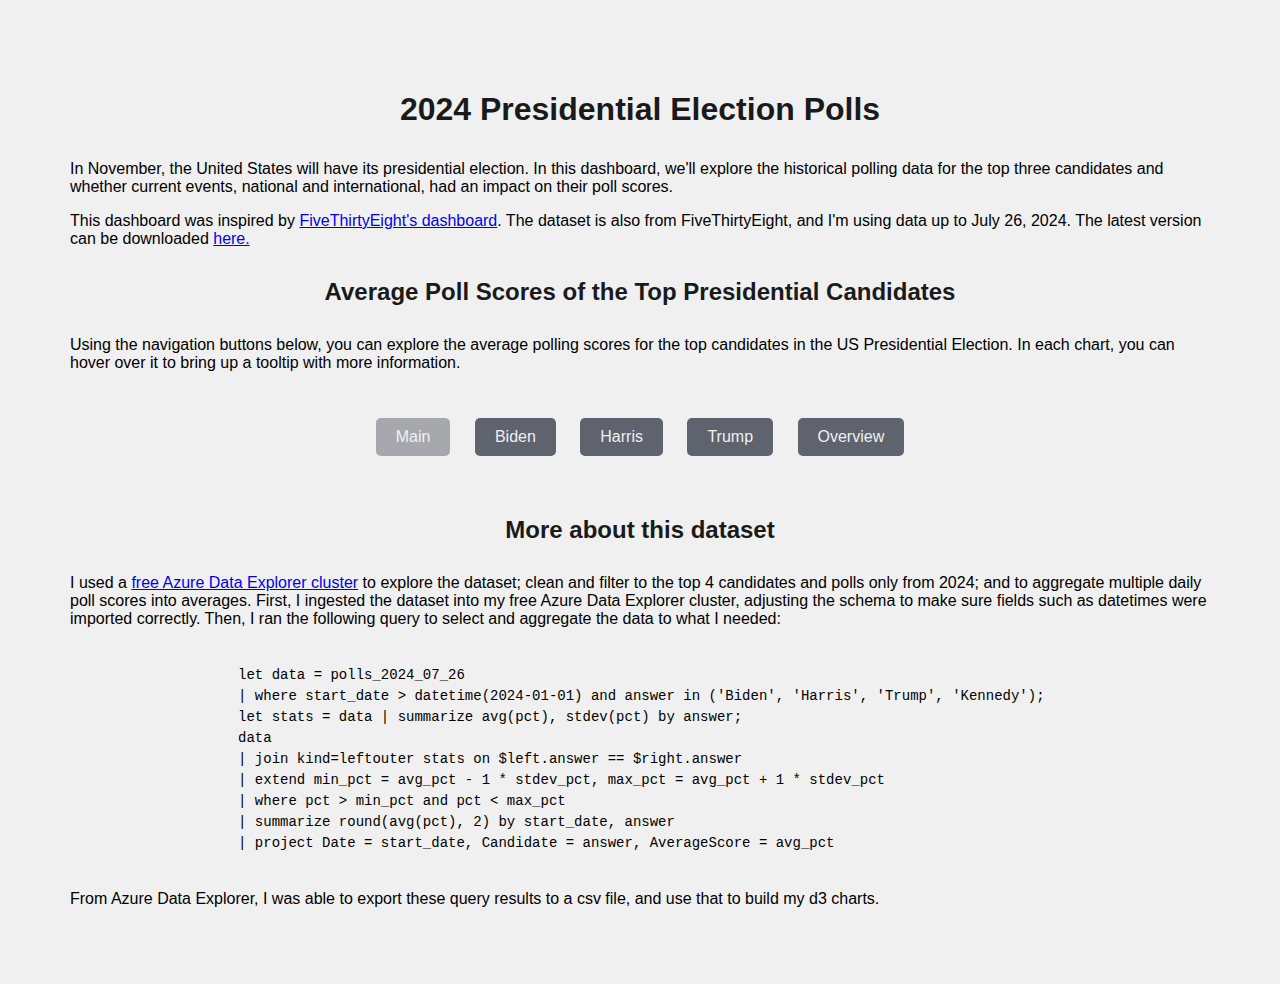
<file: index.html>
<!DOCTYPE html>
<html>

<script src="js/d3.v7.min.js"></script>

<head>
    <meta charset="UTF-8">
    <meta name="viewport" content="width=device-width, initial-scale=1.0">
    <title>CS 416 Narrative Visualization Project</title>
    <link rel="stylesheet" href="styles.css">
</head>

<body>
    <div class="content">
        <h1>2024 Presidential Election Polls</h1>
        <p>
            In November, the United States will have its presidential election.
            In this dashboard, we'll explore the historical polling data for the top three candidates
            and whether current events, national and international, had an impact on their poll scores.
        </p>
        <p>
            This dashboard was inspired by <a
                href="https://projects.fivethirtyeight.com/polls/president-general/2024/national/">FiveThirtyEight's
                dashboard</a>.
            The dataset is also from FiveThirtyEight, and I'm using data up to July 26, 2024. The latest version can
            be downloaded <a href="https://projects.fivethirtyeight.com/polls/data/president_polls.csv">here.</a>
        </p>
        <h2>Average Poll Scores of the Top Presidential Candidates</h2>
        <p>
            Using the navigation buttons below, you can explore the average polling scores for the top candidates in the US Presidential Election. 
            In each chart, you can hover over it to bring up a tooltip with more information.
        </p>
    </div>

    <div class="navigation">
        <input type="button" onclick="location.href='index.html';" value="Main" disabled />
        <input type="button" onclick="location.href='biden.html';" value="Biden" />
        <input type="button" onclick="location.href='harris.html';" value="Harris" />
        <input type="button" onclick="location.href='trump.html';" value="Trump" />
        <input type="button" onclick="location.href='overview.html';" value="Overview" />
    </div>

    <div class="content">
        <h2>More about this dataset</h2>
        <p>
            I used a <a href="https://learn.microsoft.com/en-us/azure/data-explorer/start-for-free-web-ui">free Azure Data Explorer cluster</a> 
            to explore the dataset; clean and filter to the top 4 candidates and polls only from 2024; and to aggregate multiple daily poll scores into averages.
            First, I ingested the dataset into my free Azure Data Explorer cluster, adjusting the schema to make sure fields such as datetimes were imported correctly.
            Then, I ran the following query to select and aggregate the data to what I needed:
            <pre>
                <code>
                    let data = polls_2024_07_26
                    | where start_date > datetime(2024-01-01) and answer in ('Biden', 'Harris', 'Trump', 'Kennedy');
                    let stats = data | summarize avg(pct), stdev(pct) by answer;
                    data
                    | join kind=leftouter stats on $left.answer == $right.answer
                    | extend min_pct = avg_pct - 1 * stdev_pct, max_pct = avg_pct + 1 * stdev_pct
                    | where pct > min_pct and pct < max_pct
                    | summarize round(avg(pct), 2) by start_date, answer
                    | project Date = start_date, Candidate = answer, AverageScore = avg_pct
                </code>
            </pre>
            From Azure Data Explorer, I was able to export these query results to a csv file, and use that to build my d3 charts.
        </p>
    </div>
</body>

</html>
</file>
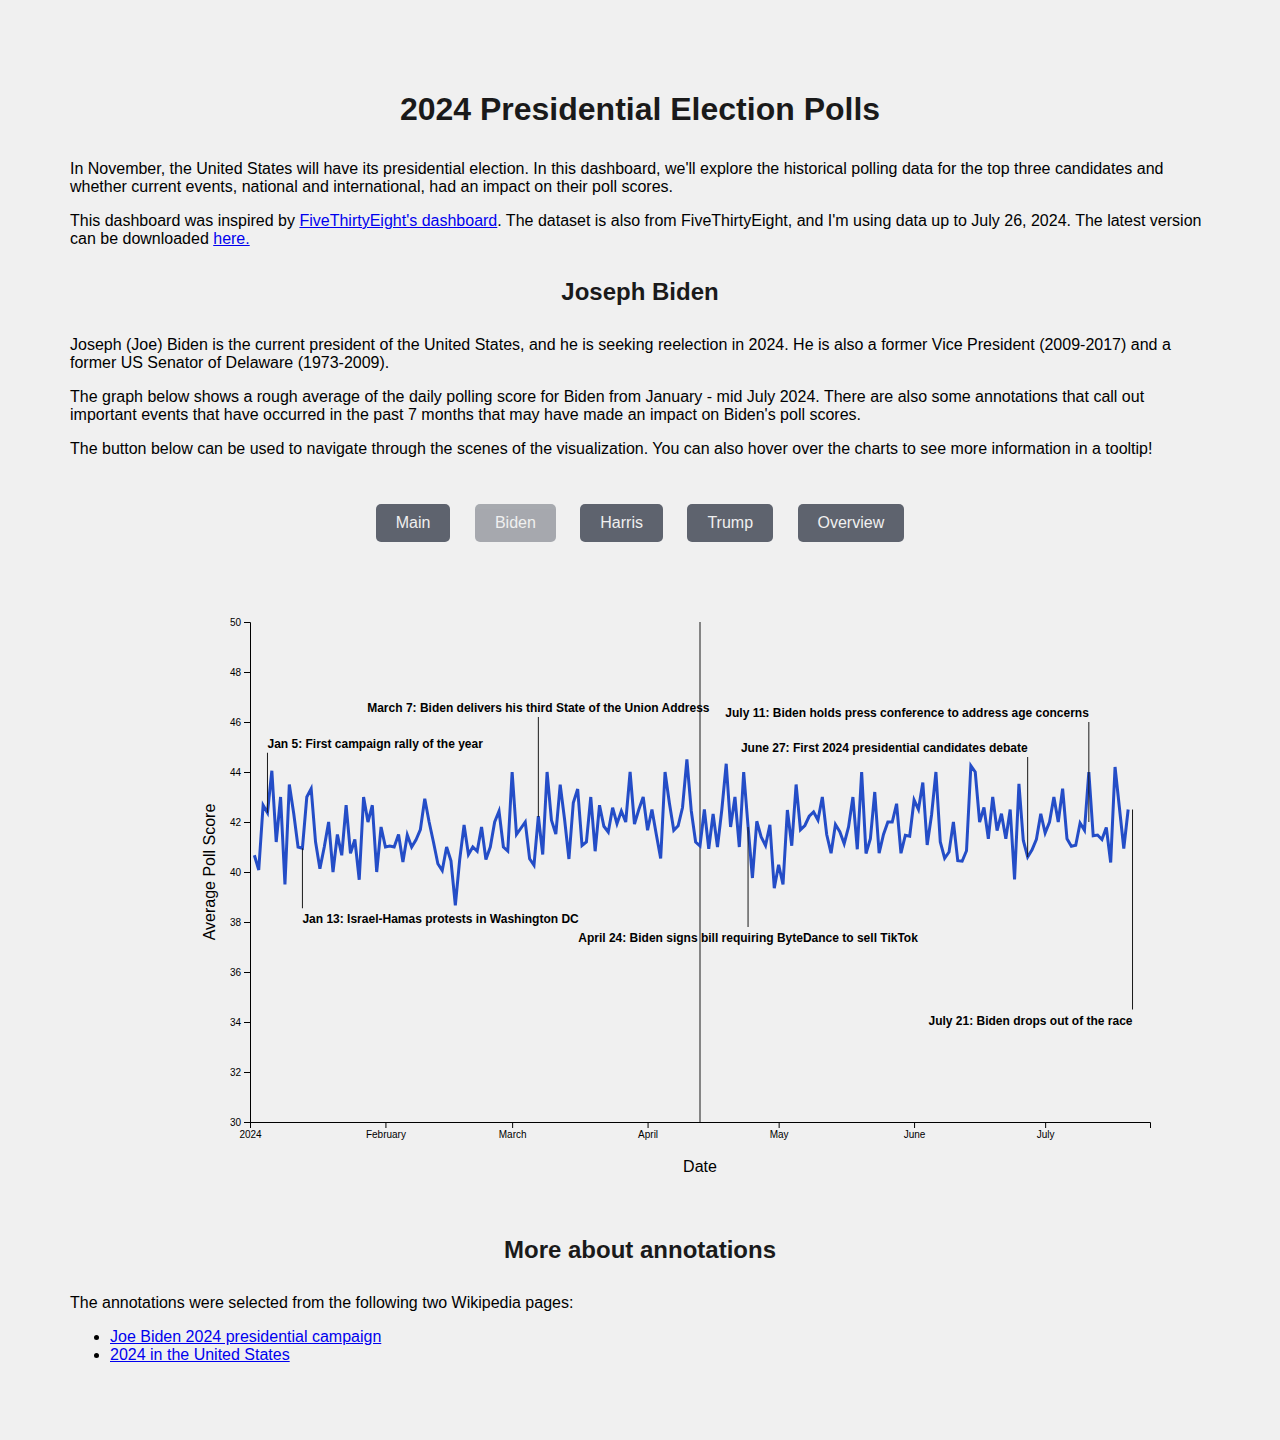
<file: biden.html>
<!DOCTYPE html>
<html>

<script src="js/d3.v7.min.js"></script>

<head>
    <meta charset="UTF-8">
    <meta name="viewport" content="width=device-width, initial-scale=1.0">
    <title>CS 416 Narrative Visualization Project</title>
    <link rel="stylesheet" href="styles.css">
</head>

<body>
    <div class="content">
        <h1>2024 Presidential Election Polls</h1>
        <p>
            In November, the United States will have its presidential election.
            In this dashboard, we'll explore the historical polling data for the top three candidates
            and whether current events, national and international, had an impact on their poll scores.
        </p>
        <p>
            This dashboard was inspired by <a
                href="https://projects.fivethirtyeight.com/polls/president-general/2024/national/">FiveThirtyEight's
                dashboard</a>.
            The dataset is also from FiveThirtyEight, and I'm using data up to July 26, 2024. The latest version can
            be downloaded <a href="https://projects.fivethirtyeight.com/polls/data/president_polls.csv">here.</a>
        </p>
        <h2>Joseph Biden</h2>
        <p>
            Joseph (Joe) Biden is the current president of the United States, and he is seeking reelection in 2024.
            He is also a former Vice President (2009-2017) and a former US Senator of Delaware (1973-2009).
        </p>
        <p>
            The graph below shows a rough average of the daily polling score for Biden from January - mid July 2024.
            There are also some annotations that call out important events that have occurred in the past 7 months
            that may have made an impact on Biden's poll scores.
        </p>
        <p>
            The button below can be used to navigate through the scenes of the visualization.
            You can also hover over the charts to see more information in a tooltip!
        </p>
    </div>

    <div class="navigation">
        <input type="button" onclick="location.href='index.html';" value="Main" />
        <input type="button" onclick="location.href='biden.html';" value="Biden" disabled />
        <input type="button" onclick="location.href='harris.html';" value="Harris" />
        <input type="button" onclick="location.href='trump.html';" value="Trump" />
        <input type="button" onclick="location.href='overview.html';" value="Overview" />
    </div>

    <div class="container">
        <script type="module" src="js/bidenChart.js"></script>
        <div id="bidenChart"></div>
    </div>

    <div class="content">
        <h2>More about annotations</h2>
        <p>
            The annotations were selected from the following two Wikipedia pages:
            <ul>
                <li><a href="https://en.wikipedia.org/wiki/Joe_Biden_2024_presidential_campaign"> Joe Biden 2024 presidential campaign</a></li>
                <li><a href="https://en.wikipedia.org/wiki/2024_in_the_United_States">2024 in the United States</a></li>
            </ul>
        </p>
    </div>
</body>
</html>
</file>
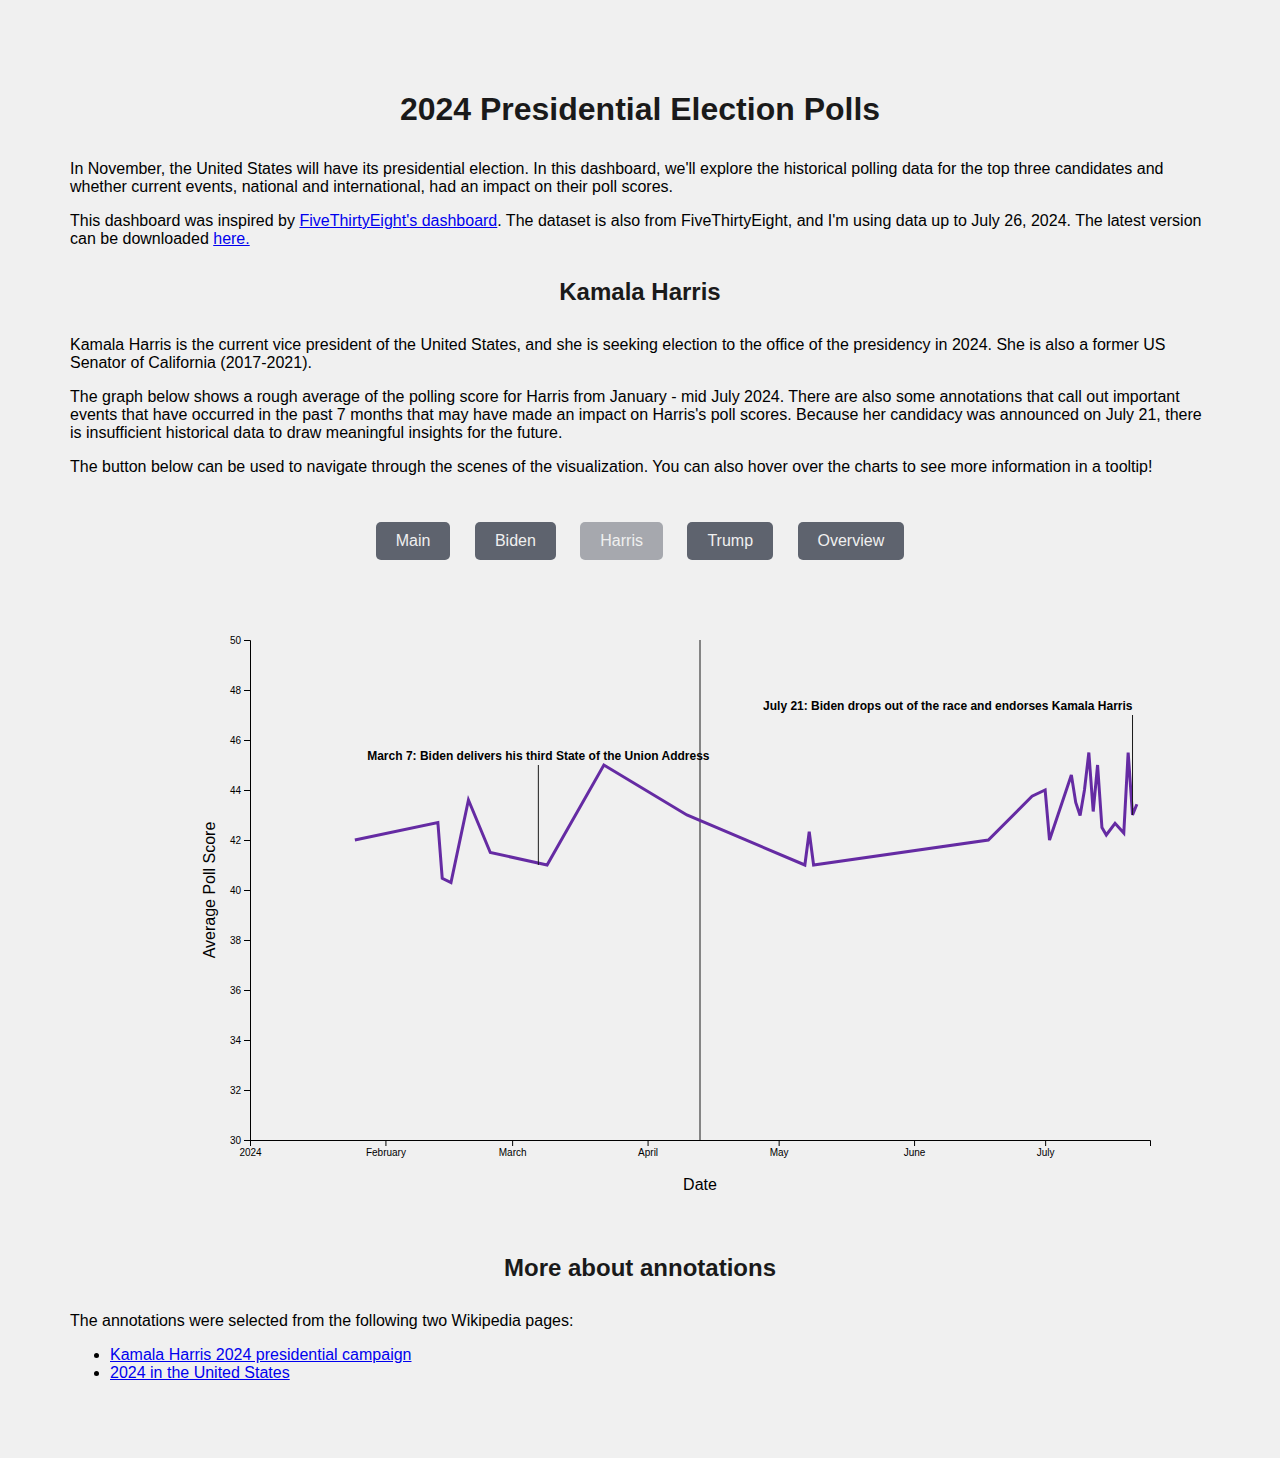
<file: harris.html>
<!DOCTYPE html>
<html>

<script src="js/d3.v7.min.js"></script>

<head>
    <meta charset="UTF-8">
    <meta name="viewport" content="width=device-width, initial-scale=1.0">
    <title>CS 416 Narrative Visualization Project</title>
    <link rel="stylesheet" href="styles.css">
</head>

<body>
    <div class="content">
        <h1>2024 Presidential Election Polls</h1>
        <p>
            In November, the United States will have its presidential election.
            In this dashboard, we'll explore the historical polling data for the top three candidates
            and whether current events, national and international, had an impact on their poll scores.
        </p>
        <p>
            This dashboard was inspired by <a
                href="https://projects.fivethirtyeight.com/polls/president-general/2024/national/">FiveThirtyEight's
                dashboard</a>.
            The dataset is also from FiveThirtyEight, and I'm using data up to July 26, 2024. The latest version can
            be downloaded <a href="https://projects.fivethirtyeight.com/polls/data/president_polls.csv">here.</a>
        </p>
        <h2>Kamala Harris</h2>
        <p>
            Kamala Harris is the current vice president of the United States, and she is seeking election to the office of the presidency in 2024.
            She is also a former US Senator of California (2017-2021).
        </p>
        <p>
            The graph below shows a rough average of the polling score for Harris from January - mid July 2024.
            There are also some annotations that call out important events that have occurred in the past 7 months
            that may have made an impact on Harris's poll scores. Because her candidacy was announced on July 21,
            there is insufficient historical data to draw meaningful insights for the future.
        </p>
        <p>
            The button below can be used to navigate through the scenes of the visualization.
            You can also hover over the charts to see more information in a tooltip!
        </p>
    </div>

    <div class="navigation">
        <input type="button" onclick="location.href='index.html';" value="Main" />
        <input type="button" onclick="location.href='biden.html';" value="Biden" />
        <input type="button" onclick="location.href='harris.html';" value="Harris" disabled />
        <input type="button" onclick="location.href='trump.html';" value="Trump" />
        <input type="button" onclick="location.href='overview.html';" value="Overview" />
    </div>

    <div class="container">
        <script type="module" src="js/harrisChart.js"></script>
        <div id="harrisChart"></div>
    </div>

    <div class="content">
        <h2>More about annotations</h2>
        <p>
            The annotations were selected from the following two Wikipedia pages:
            <ul>
                <li><a href="https://en.wikipedia.org/wiki/Kamala_Harris_2024_presidential_campaign"> Kamala Harris 2024 presidential campaign</a></li>
                <li><a href="https://en.wikipedia.org/wiki/2024_in_the_United_States">2024 in the United States</a></li>
            </ul>
        </p>
    </div>
</body>
</html>
</file>
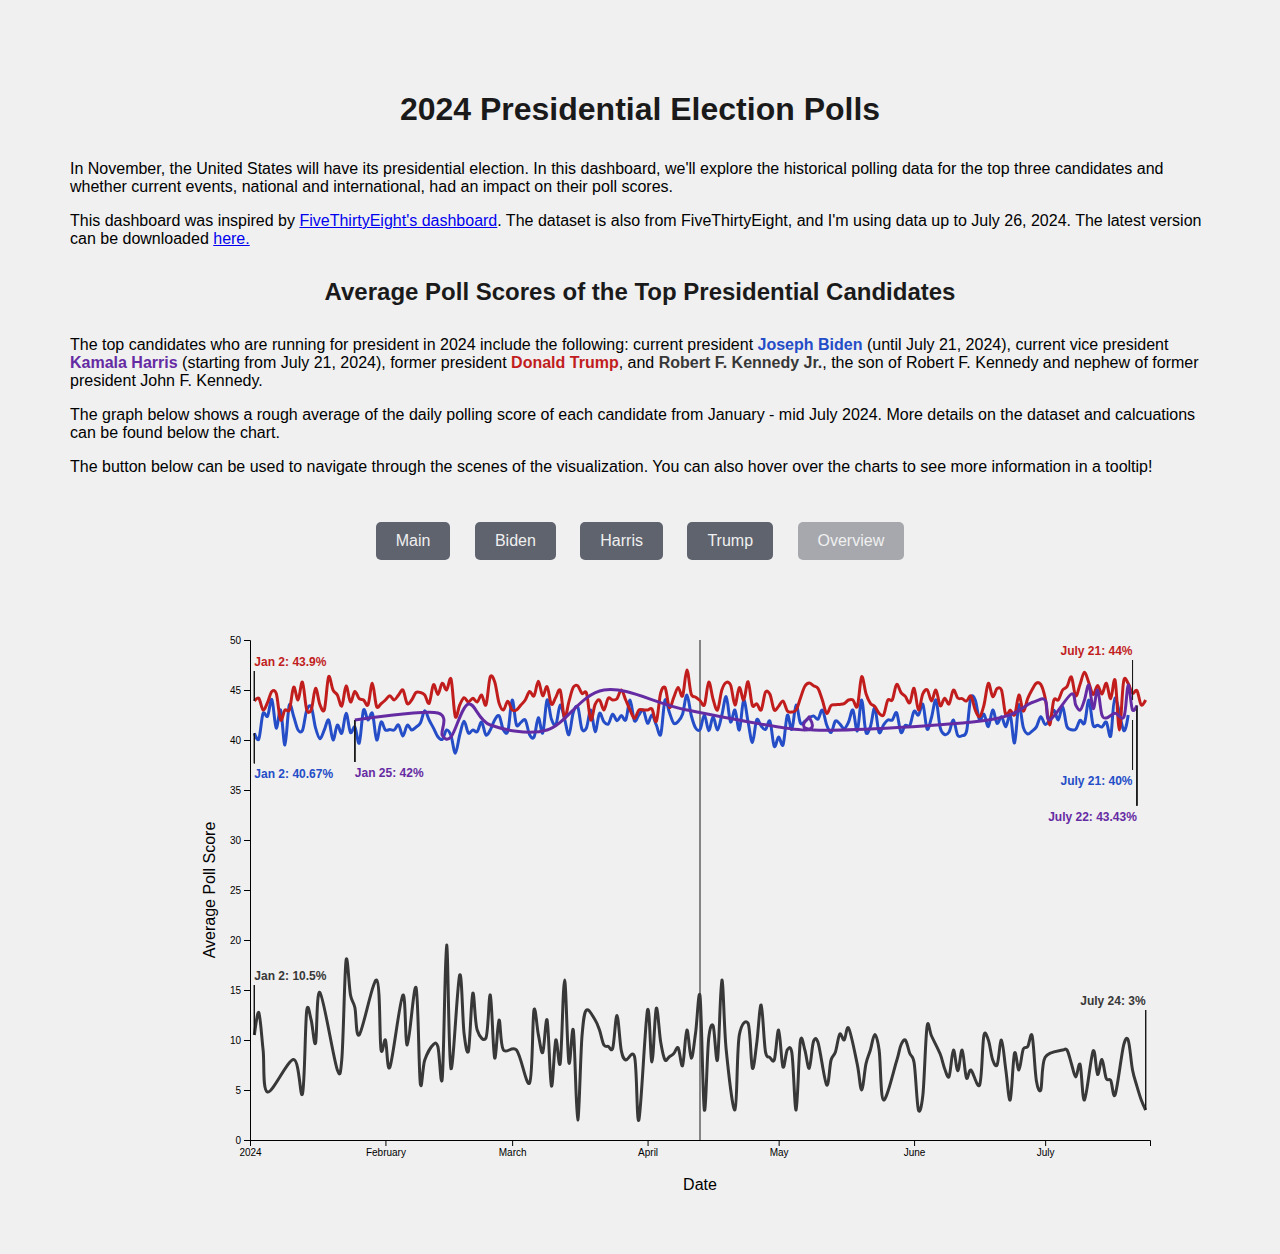
<file: overview.html>
<!DOCTYPE html>
<html>

<script src="js/d3.v7.min.js"></script>

<head>
    <meta charset="UTF-8">
    <meta name="viewport" content="width=device-width, initial-scale=1.0">
    <title>CS 416 Narrative Visualization Project</title>
    <link rel="stylesheet" href="styles.css">
</head>

<body>
    <div class="content">
        <h1>2024 Presidential Election Polls</h1>
        <p>
            In November, the United States will have its presidential election.
            In this dashboard, we'll explore the historical polling data for the top three candidates
            and whether current events, national and international, had an impact on their poll scores.
        </p>
        <p>
            This dashboard was inspired by <a
                href="https://projects.fivethirtyeight.com/polls/president-general/2024/national/">FiveThirtyEight's
                dashboard</a>.
            The dataset is also from FiveThirtyEight, and I'm using data up to July 26, 2024. The latest version can
            be downloaded <a href="https://projects.fivethirtyeight.com/polls/data/president_polls.csv">here.</a>
        </p>
        <h2>Average Poll Scores of the Top Presidential Candidates</h2>
        <p>
            The top candidates who are running for president in 2024 include the following: current president 
            <b style="color: #244DC7;">Joseph Biden</b> (until July 21, 2024), current vice president 
            <b style="color: #652BA3;">Kamala Harris</b> (starting from July 21, 2024), former president 
            <b style="color: #C11D1D;">Donald Trump</b>, and 
            <b style="color: #383838;">Robert F. Kennedy Jr.</b>, the son of Robert F. Kennedy and nephew of former president John F. Kennedy.
        </p>
        <p>
            The graph below shows a rough average of the daily polling score of each candidate from January - mid July 2024. 
            More details on the dataset and calcuations can be found below the chart.
        </p>
        <p>
            The button below can be used to navigate through the scenes of the visualization.
            You can also hover over the charts to see more information in a tooltip!
        </p>
    </div>

    <div class="navigation">
        <input type="button" onclick="location.href='index.html';" value="Main" />
        <input type="button" onclick="location.href='biden.html';" value="Biden" />
        <input type="button" onclick="location.href='harris.html';" value="Harris" />
        <input type="button" onclick="location.href='trump.html';" value="Trump" />
        <input type="button" onclick="location.href='overview.html';" value="Overview" disabled />
    </div>

    <div class="container">
        <script type="module" src="js/mainChart.js"></script>
        <div id="mainChart"></div>
    </div>

</body>

</html>
</file>
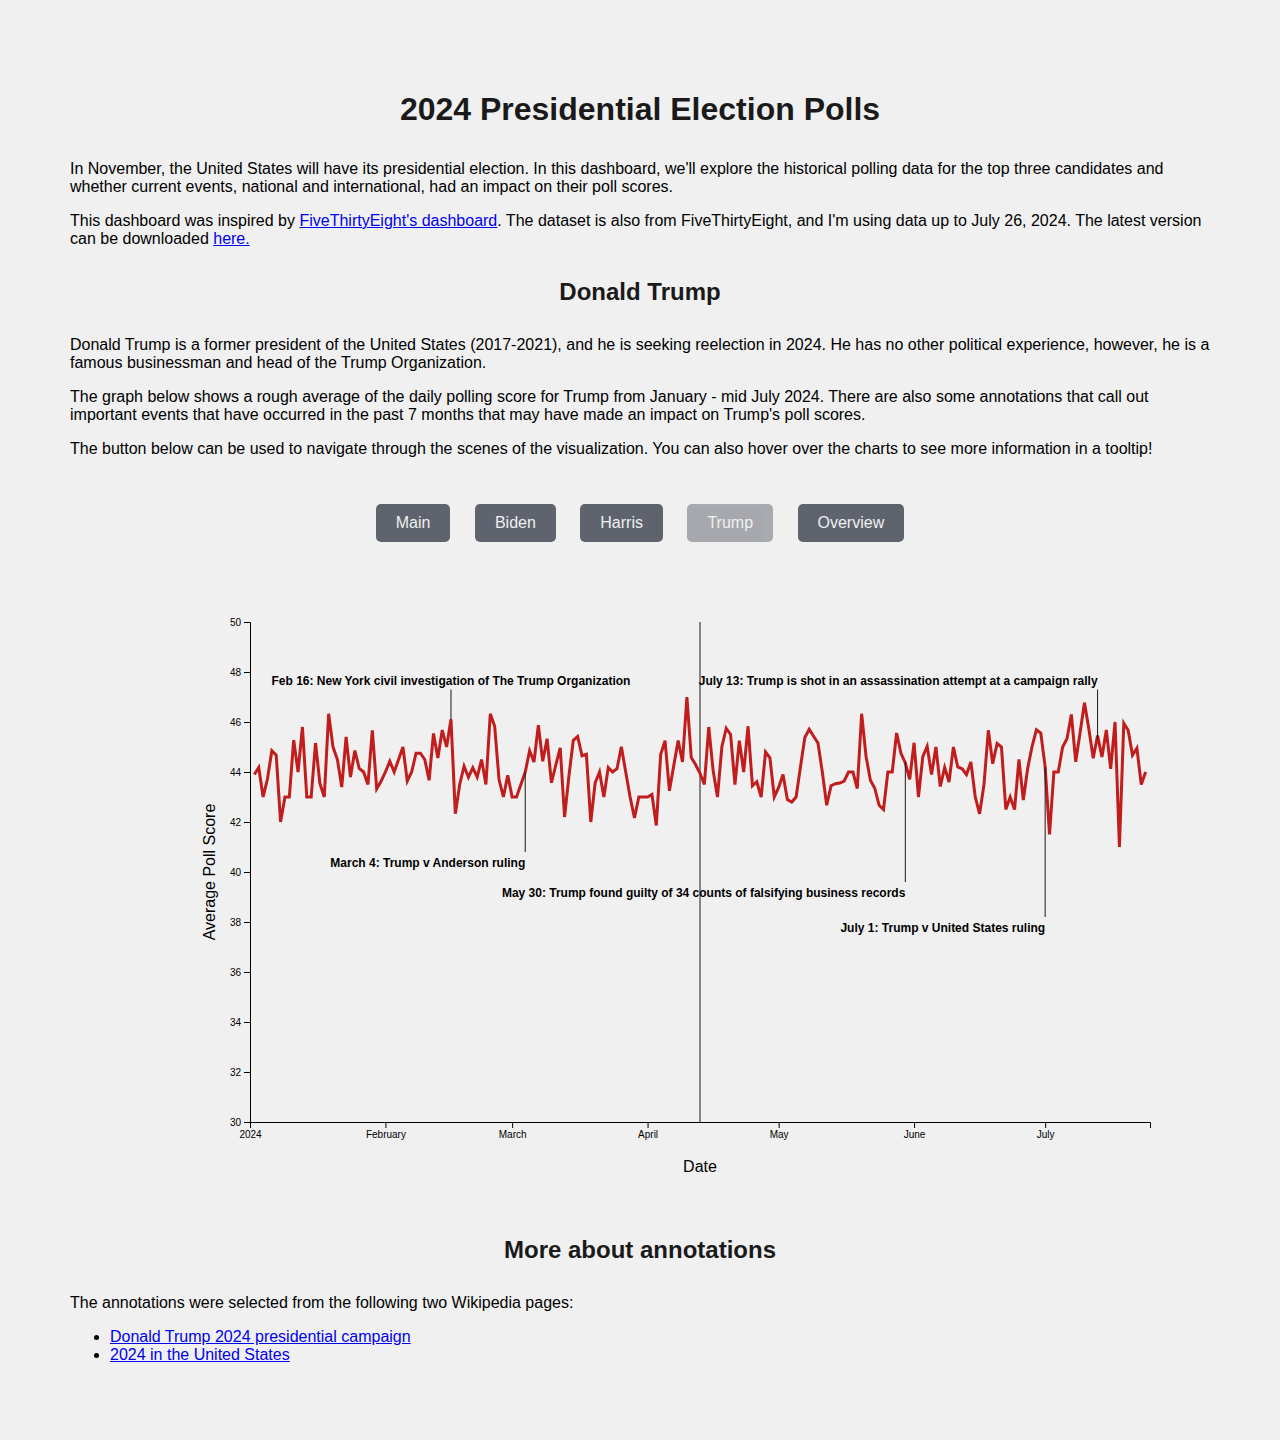
<file: trump.html>
<!DOCTYPE html>
<html>

<script src="js/d3.v7.min.js"></script>

<head>
    <meta charset="UTF-8">
    <meta name="viewport" content="width=device-width, initial-scale=1.0">
    <title>CS 416 Narrative Visualization Project</title>
    <link rel="stylesheet" href="styles.css">
</head>

<body>
    <div class="content">
        <h1>2024 Presidential Election Polls</h1>
        <p>
            In November, the United States will have its presidential election.
            In this dashboard, we'll explore the historical polling data for the top three candidates
            and whether current events, national and international, had an impact on their poll scores.
        </p>
        <p>
            This dashboard was inspired by <a
                href="https://projects.fivethirtyeight.com/polls/president-general/2024/national/">FiveThirtyEight's
                dashboard</a>.
            The dataset is also from FiveThirtyEight, and I'm using data up to July 26, 2024. The latest version can
            be downloaded <a href="https://projects.fivethirtyeight.com/polls/data/president_polls.csv">here.</a>
        </p>
        <h2>Donald Trump</h2>
        <p>
            Donald Trump is a former president of the United States (2017-2021), and he is seeking reelection in 2024.
            He has no other political experience, however, he is a famous businessman and head of the Trump Organization.
        </p>
        <p>
            The graph below shows a rough average of the daily polling score for Trump from January - mid July 2024.
            There are also some annotations that call out important events that have occurred in the past 7 months
            that may have made an impact on Trump's poll scores.
        </p>
        <p>
            The button below can be used to navigate through the scenes of the visualization.
            You can also hover over the charts to see more information in a tooltip!
        </p>
    </div>

    <div class="navigation">
        <input type="button" onclick="location.href='index.html';" value="Main" />
        <input type="button" onclick="location.href='biden.html';" value="Biden" />
        <input type="button" onclick="location.href='harris.html';" value="Harris" />
        <input type="button" onclick="location.href='trump.html';" value="Trump" disabled />
        <input type="button" onclick="location.href='overview.html';" value="Overview" />
    </div>

    <div class="container">
        <script type="module" src="js/trumpChart.js"></script>
        <div id="trumpChart"></div>
    </div>

    <div class="content">
        <h2>More about annotations</h2>
        <p>
            The annotations were selected from the following two Wikipedia pages:
            <ul>
                <li><a href="https://en.wikipedia.org/wiki/Donald_Trump_2024_presidential_campaign"> Donald Trump 2024 presidential campaign</a></li>
                <li><a href="https://en.wikipedia.org/wiki/2024_in_the_United_States">2024 in the United States</a></li>
            </ul>
        </p>
    </div>
</body>
</html>
</file>
<file: styles.css>
body {
    font-family: Helvetica, sans-serif;
    background-color: #F0F0F0;
    margin: 50px;
}

h1 {
    color: #1A1A1A;
    text-align: center;
    padding: 10px;
}

h2 {
    color: #1A1A1A;
    text-align: center;
    padding: 10px;
}

.content {
    text-align: start;
    margin: 10px;
    padding: 10px;
    text-wrap: pretty;
}

.container {
    width: 100vw;
    display: flex;
    justify-content: center;
    align-items: baseline;
    padding: 10px;
}

#tooltip {
    opacity: 0;
    position: absolute;
    background-color: #F0F0F0;
    border: solid 2px #1A1A1A;
    border-radius: 5px;
    padding: 5px;
}

#hoverline {
    stroke: #1A1A1A;
    stroke-width: 1;
    opacity: 1;
  }
  
  .overlay {
    fill: none;
    pointer-events: all;
  }

#chartline {
    fill: none;
    stroke-width: 3;
}

#annotation_text {
    font-size: 12px;
    font-weight: bold;
    fill: black;
}

#annotation_line {
    stroke: #1A1A1A;
    stroke-width: 1;
}

.navigation {
    text-align: center; 
    margin: 20px 0;
}

.navigation input[type="button"] {
    background-color: #5E636E;
    border: none;
    color: #F0F0F0;
    padding: 10px 20px;
    margin: 0 10px;
    font-size: 16px;
    cursor: pointer;
    border-radius: 5px;
    transition: background-color 0.3s;
}

.navigation input[type="button"]:hover {
    background-color: #121315;
}

.navigation input[type="button"]:disabled {
    background-color: #5E636E;
    color: #F0F0F0;
    cursor: not-allowed;
    opacity: 0.5;
}

pre {
    margin: 0;
    text-align: start;
}

code {
    font-family: 'Courier New', Courier, monospace;
    font-size: 14px;
    line-height: 1.5;
}
</file>
